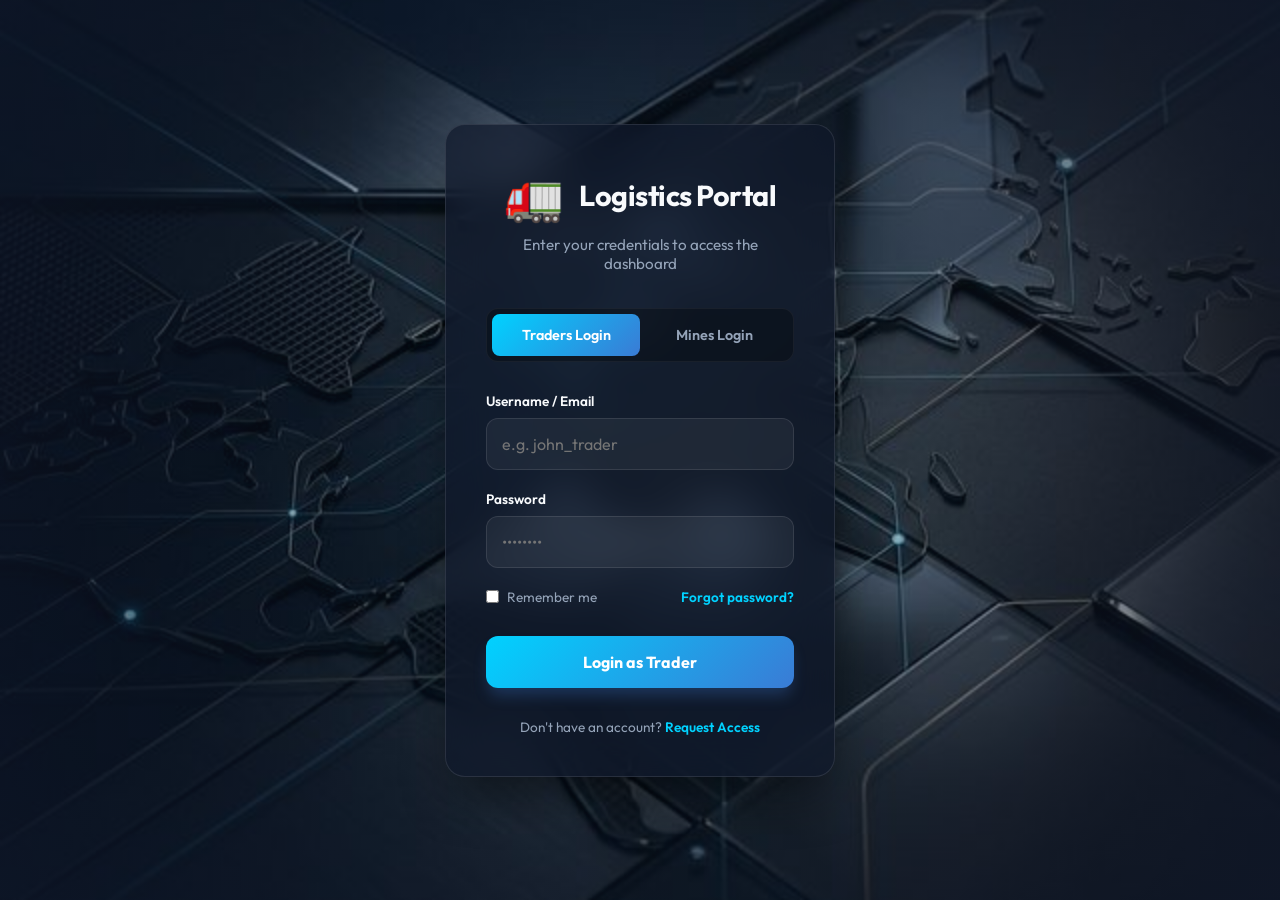
<file: index.html>
<!DOCTYPE html>
<html lang="en">
<head>
    <meta charset="UTF-8">
    <meta name="viewport" content="width=device-width, initial-scale=1.0">
    <title>Trader Logistics | Secure Search Login</title>
    <link rel="stylesheet" href="style.css">
    <link href="https://fonts.googleapis.com/css2?family=Outfit:wght@300;400;600;700&display=swap" rel="stylesheet">
    <link rel="stylesheet" href="https://cdnjs.cloudflare.com/ajax/libs/font-awesome/6.4.0/css/all.min.css">
</head>
<body>
    <div class="background">
        <div class="glass-container">
            <div class="login-box">
                <div class="header">
                    <div class="logo">
                        <span class="icon">🚛</span>
                        <h1>Logistics Portal</h1>
                    </div>
                    <p>Enter your credentials to access the dashboard</p>
                </div>

                <div class="tab-container">
                    <button class="tab-btn active" id="trader-tab" onclick="switchTab('trader')">Traders Login</button>
                    <button class="tab-btn" id="mine-tab" onclick="switchTab('mine')">Mines Login</button>
                    <div class="tab-indicator"></div>
                </div>

                <form id="login-form">
                    <div class="input-group">
                        <label for="username">Username / Email</label>
                        <div class="input-wrapper">
                            <input type="text" id="username" placeholder="e.g. john_trader" required>
                        </div>
                    </div>

                    <div class="input-group">
                        <label for="password">Password</label>
                        <div class="input-wrapper">
                            <input type="password" id="password" placeholder="••••••••" required>
                        </div>
                    </div>

                    <div class="form-options">
                        <label class="remember">
                            <input type="checkbox"> <span>Remember me</span>
                        </label>
                        <a href="#" class="forgot-link">Forgot password?</a>
                    </div>

                    <button type="submit" class="submit-btn" id="submit-btn">Login as Trader</button>
                </form>

                <div class="footer">
                    <p>Don't have an account? <a href="#">Request Access</a></p>
                </div>
            </div>
        </div>
    </div>
    <script src="main.js"></script>
</body>
</html>
</file>
<file: style.css>
:root {
    --primary: #00d2ff;
    --secondary: #3a7bd5;
    --bg-dark: #0f172a;
    --glass-bg: rgba(15, 23, 42, 0.7);
    --glass-border: rgba(255, 255, 255, 0.1);
    --text-main: #f8fafc;
    --text-muted: #94a3b8;
    --accent: #22d3ee;
    --border-radius: 20px;
}

* {
    margin: 0;
    padding: 0;
    box-sizing: border-box;
    font-family: 'Outfit', sans-serif;
}

body, html {
    height: 100%;
    width: 100%;
    overflow: hidden;
    background-color: var(--bg-dark);
}

.background {
    height: 100%;
    width: 100%;
    background: url('background.png') no-repeat center center/cover;
    display: flex;
    justify-content: center;
    align-items: center;
    position: relative;
}

.background::before {
    content: '';
    position: absolute;
    inset: 0;
    background: radial-gradient(circle at center, transparent 0%, rgba(15, 23, 42, 0.8) 100%);
}

.glass-container {
    width: 100%;
    max-width: 450px;
    padding: 30px;
    z-index: 10;
}

.login-box {
    background: var(--glass-bg);
    backdrop-filter: blur(20px);
    border: 1px solid var(--glass-border);
    border-radius: var(--border-radius);
    padding: 40px;
    box-shadow: 0 25px 50px -12px rgba(0, 0, 0, 0.5);
    animation: slideUp 0.8s ease-out;
}

@keyframes slideUp {
    from { opacity: 0; transform: translateY(30px); }
    to { opacity: 1; transform: translateY(0); }
}

.header {
    text-align: center;
    margin-bottom: 35px;
}

.logo {
    display: flex;
    align-items: center;
    justify-content: center;
    gap: 15px;
    margin-bottom: 10px;
}

.logo .icon {
    font-size: 3rem;
}

.logo h1 {
    font-size: 1.8rem;
    font-weight: 700;
    color: var(--text-main);
    letter-spacing: -0.5px;
}

.header p {
    color: var(--text-muted);
    font-size: 0.95rem;
}

.tab-container {
    display: flex;
    background: rgba(0, 0, 0, 0.3);
    border-radius: 12px;
    padding: 5px;
    margin-bottom: 30px;
    position: relative;
    border: 1px solid rgba(255, 255, 255, 0.05);
}

.tab-btn {
    flex: 1;
    border: none;
    background: transparent;
    color: var(--text-muted);
    padding: 12px;
    font-size: 0.9rem;
    font-weight: 600;
    cursor: pointer;
    z-index: 1;
    transition: color 0.3s ease;
}

.tab-btn.active {
    color: white;
}

.tab-indicator {
    position: absolute;
    height: calc(100% - 10px);
    width: calc(50% - 5px);
    background: linear-gradient(135deg, var(--primary), var(--secondary));
    border-radius: 8px;
    top: 5px;
    left: 5px;
    transition: transform 0.4s cubic-bezier(0.4, 0, 0.2, 1);
}

.input-group {
    margin-bottom: 20px;
}

.input-group label {
    display: block;
    color: var(--text-main);
    font-size: 0.85rem;
    font-weight: 600;
    margin-bottom: 8px;
}

.input-wrapper {
    position: relative;
}

.input-wrapper input {
    width: 100%;
    background: rgba(255, 255, 255, 0.05);
    border: 1px solid var(--glass-border);
    border-radius: 12px;
    padding: 15px;
    color: white;
    font-size: 1rem;
    outline: none;
    transition: all 0.3s ease;
}

.input-wrapper input:focus {
    border-color: var(--primary);
    background: rgba(255, 255, 255, 0.1);
    box-shadow: 0 0 0 4px rgba(0, 210, 255, 0.1);
}

.form-options {
    display: flex;
    justify-content: space-between;
    align-items: center;
    margin-bottom: 30px;
}

.remember {
    display: flex;
    align-items: center;
    gap: 8px;
    color: var(--text-muted);
    font-size: 0.85rem;
    cursor: pointer;
}

.forgot-link {
    color: var(--primary);
    text-decoration: none;
    font-size: 0.85rem;
    font-weight: 600;
}

.forgot-link:hover {
    text-decoration: underline;
}

.submit-btn {
    width: 100%;
    padding: 16px;
    border: none;
    border-radius: 12px;
    background: linear-gradient(135deg, var(--primary), var(--secondary));
    color: white;
    font-size: 1rem;
    font-weight: 700;
    cursor: pointer;
    transition: transform 0.2s ease, box-shadow 0.2s ease;
    box-shadow: 0 10px 15px -3px rgba(58, 123, 213, 0.3);
}

.submit-btn:hover {
    transform: translateY(-2px);
    box-shadow: 0 15px 20px -5px rgba(58, 123, 213, 0.4);
}

.submit-btn:active {
    transform: translateY(0);
}

.footer {
    margin-top: 30px;
    text-align: center;
    color: var(--text-muted);
    font-size: 0.85rem;
}

.footer a {
    color: var(--primary);
    text-decoration: none;
    font-weight: 600;
}

@media (max-width: 480px) {
    .glass-container {
        padding: 15px;
    }
    .login-box {
        padding: 30px 20px;
    }
}
</file>
